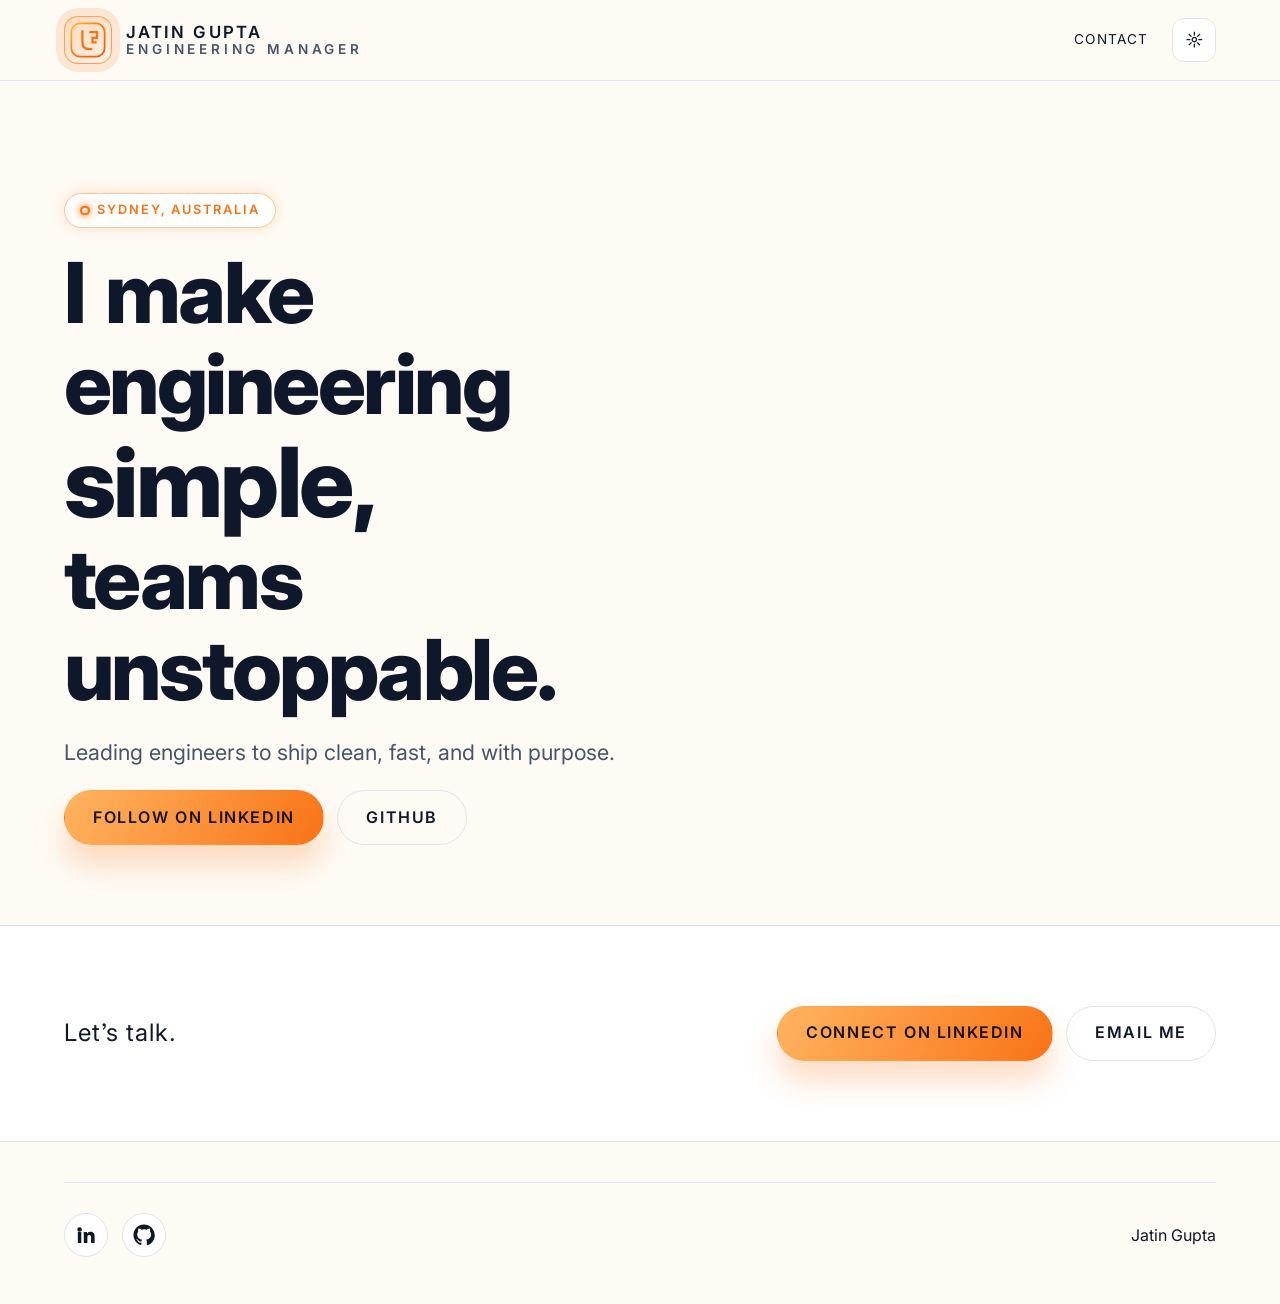
<file: index.html>
<!doctype html>
<html lang="en">
  <head>
    <meta charset="utf-8" />
    <meta name="viewport" content="width=device-width, initial-scale=1" />
    <meta name="color-scheme" content="light dark" />

    <title>Jatin Gupta | Engineering Manager</title>
    <meta name="description" content="I make engineering simple. Teams become unstoppable." />

    <link rel="icon" href="favicon.ico" />
    <link rel="preconnect" href="https://fonts.googleapis.com" />
    <link rel="preconnect" href="https://fonts.gstatic.com" crossorigin />
    <link href="https://fonts.googleapis.com/css2?family=Inter:wght@400;500;700;800&display=swap" rel="stylesheet" />
    <link rel="stylesheet" href="styles/main.css" />

    <meta property="og:type" content="website" />
    <meta property="og:title" content="Jatin Gupta | Engineering Manager" />
    <meta property="og:description" content="I make engineering simple. Teams become unstoppable." />
    <meta property="og:image" content="images/og.jpg" />
    <meta property="og:url" content="https://jatin7gupta.github.io/" />

    <meta name="twitter:card" content="summary_large_image" />
    <meta name="twitter:title" content="Jatin Gupta &mdash; Engineering Manager" />
    <meta name="twitter:description" content="I make engineering simple. Teams become unstoppable." />
    <meta name="twitter:image" content="images/og.jpg" />

    <script type="application/ld+json">
      {
        "@context": "https://schema.org",
        "@type": "Person",
        "name": "Jatin Gupta",
        "jobTitle": "Engineering Manager",
        "url": "https://jatin7gupta.github.io/",
        "address": {
          "@type": "PostalAddress",
          "addressLocality": "Sydney",
          "addressCountry": "Australia"
        },
        "sameAs": [
          "https://www.linkedin.com/in/jatin7gupta/",
          "https://github.com/jatin7gupta"
        ]
      }
    </script>
  </head>
  <body>
    <a class="skip-link" href="#main">Skip to main content</a>

    <header class="site-header" role="banner">
      <div class="wrap header-inner">
        <a class="brand" href="#hero">
          <span class="monogram ring-orange" aria-hidden="true">
            <img src="images/monogram.svg" width="40" height="40" alt="" />
          </span>
          <span class="brand-label">
            <span class="brand-name">Jatin Gupta</span>
            <span class="brand-role">Engineering Manager</span>
          </span>
        </a>

        <div class="header-right">
          <nav class="site-nav" aria-label="Primary">
            <a href="#contact">Contact</a>
          </nav>
          <button class="theme-toggle" type="button" data-theme-toggle aria-pressed="false">
            <span class="theme-icon theme-icon-sun" aria-hidden="true">&#9788;</span>
            <span class="theme-icon theme-icon-moon" aria-hidden="true">&#9790;</span>
            <span class="sr-only">Toggle color theme</span>
          </button>
        </div>
      </div>
    </header>

    <main id="main">
      <section id="hero" class="hero">
        <div class="wrap hero-grid">
          <div class="hero-left">
            <div class="hero-meta">
              <span class="status-indicator" role="status">
                <span class="status-led" aria-hidden="true"></span>
                <span class="status-text">Sydney, Australia</span>
              </span>
            </div>
            <h1 class="hero-title">
              I make engineering <span id="rotate" class="rotate">simple</span><br />
              teams unstoppable.
            </h1>
            <p class="sub" id="subline">Leading engineers to ship clean, fast, and with purpose.</p>

            
            <div class="cta">
              <a class="btn btn-primary" href="https://www.linkedin.com/in/jatin7gupta/">Follow on LinkedIn</a>
              <a class="btn btn-ghost" href="https://github.com/jatin7gupta">GitHub</a>
            </div>
          </div>
        </div>
      </section>

      <section id="contact" class="contact-strip">
        <div class="wrap contact-inner">
          <p class="contact-lead">Let&rsquo;s talk.</p>
          <div class="cta">
            <a class="btn btn-primary" href="https://www.linkedin.com/in/jatin7gupta/">Connect on LinkedIn</a>
            <a class="btn btn-ghost" href="mailto:guptajatin@outlook.com">Email Me</a>
          </div>
        </div>
      </section>
    </main>

    <footer class="site-footer">
      <div class="wrap footer-inner">
        <div class="social">
          <a href="https://www.linkedin.com/in/jatin7gupta/" aria-label="LinkedIn">
            <svg viewBox="0 0 24 24" width="22" height="22" aria-hidden="true" focusable="false">
              <path d="M4.98 3.5A2.5 2.5 0 1 1 2.5 6a2.5 2.5 0 0 1 2.48-2.5zm-1.9 5.25h3.8v12H3.08zm6.42 0h3.64v1.72h.05c.51-.97 1.76-1.99 3.62-1.99 3.86 0 4.57 2.54 4.57 5.85v6.42h-3.8v-5.7c0-1.36-.02-3.1-1.89-3.1-1.9 0-2.19 1.48-2.19 3v5.78h-3.8z" />
            </svg>
          </a>
          <a href="https://github.com/jatin7gupta" aria-label="GitHub">
            <svg viewBox="0 0 24 24" width="22" height="22" aria-hidden="true" focusable="false">
              <path d="M12 .5C5.65.5.5 5.65.5 12.02c0 5.11 3.31 9.45 7.9 10.98.58.11.79-.25.79-.56 0-.28-.01-1.19-.02-2.16-3.21.7-3.89-1.37-3.89-1.37-.53-1.35-1.3-1.7-1.3-1.7-1.06-.73.08-.71.08-.71 1.16.08 1.76 1.2 1.76 1.2 1.06 1.81 2.76 1.3 3.43.99.11-.78.41-1.3.75-1.6-2.62-.3-5.38-1.31-5.38-5.81 0-1.28.46-2.33 1.22-3.16-.12-.3-.53-1.52.12-3.16 0 0 1-.33 3.24 1.23a11.2 11.2 0 0 1 5.9 0c2.24-1.56 3.24-1.23 3.24-1.23.65 1.64.24 2.86.12 3.16.76.83 1.22 1.88 1.22 3.16 0 4.5-2.77 5.5-5.41 5.79.43.37.81 1.1.81 2.23 0 1.61-.02 2.91-.02 3.31 0 .31.21.68.8.56 4.58-1.53 7.89-5.87 7.89-10.98C23.5 5.65 18.35.5 12 .5z" />
            </svg>
          </a>
        </div>
        <p>Jatin Gupta</p>
      </div>
    </footer>

    <script src="scripts/main.js" defer></script>
  </body>
</html>
</file>
<file: styles/main.css>
:root {
  --font-sans: "Inter", "Inter var", system-ui, -apple-system, BlinkMacSystemFont, "Segoe UI", sans-serif;
  --bg: #fefbf5;
  --surface: #ffffff;
  --text: #0f172a;
  --muted: #475569;
  --line: #e2e4ec;
  --accent: #f97316;
  --shadow-soft: 0 30px 60px rgba(15, 23, 42, 0.08);
  --pill-active-text: #432507;
}

html.theme-dark {
  --bg: #050608;
  --surface: #0f172a;
  --text: #f8fafc;
  --muted: #9ca8c6;
  --line: rgba(148, 163, 184, 0.3);
  --shadow-soft: 0 35px 70px rgba(0, 0, 0, 0.65);
  --pill-active-text: #fff7ed;
}

*,
*::before,
*::after {
  box-sizing: border-box;
}

body {
  margin: 0;
  min-height: 100vh;
  font-family: var(--font-sans);
  font-size: 1rem;
  line-height: 1.6;
  color: var(--text);
  background: var(--bg);
  font-feature-settings: "ss01", "ss03", "liga", "tnum";
  transition: background-color 200ms ease, color 200ms ease;
}

img {
  max-width: 100%;
  height: auto;
  display: block;
}

a {
  color: inherit;
  text-decoration: none;
}

button {
  font: inherit;
  color: inherit;
  background: none;
  border: none;
  cursor: pointer;
}

:focus-visible {
  outline: 2px solid var(--accent);
  outline-offset: 4px;
}

::selection {
  background: rgba(249, 115, 22, 0.2);
}

.skip-link {
  position: absolute;
  left: -9999px;
  top: auto;
  width: 1px;
  height: 1px;
  overflow: hidden;
}
.skip-link:focus-visible {
  position: fixed;
  left: 1rem;
  top: 1rem;
  width: auto;
  height: auto;
  background: var(--text);
  color: var(--surface);
  padding: 0.5rem 1rem;
  border-radius: 999px;
  z-index: 999;
}

.wrap {
  width: min(1200px, 90vw);
  margin: 0 auto;
}

section {
  padding: clamp(3rem, 8vw, 5rem) 0;
}

.site-header {
  position: sticky;
  top: 0;
  z-index: 50;
  background: var(--bg);
  background: color-mix(in srgb, var(--bg) 85%, transparent);
  backdrop-filter: blur(16px);
  border-bottom: 1px solid var(--line);
}

.header-inner {
  display: flex;
  align-items: center;
  justify-content: space-between;
  gap: 2rem;
  padding: 1rem 0;
}

.brand {
  display: inline-flex;
  align-items: center;
  gap: 0.9rem;
  font-weight: 600;
  letter-spacing: 0.02em;
  color: var(--text);
}

.monogram {
  width: 48px;
  height: 48px;
  border-radius: 14px;
  display: inline-flex;
  align-items: center;
  justify-content: center;
  background: linear-gradient(145deg, rgba(249, 115, 22, 0.25), rgba(249, 115, 22, 0.08));
  border: 1px solid rgba(249, 115, 22, 0.6);
  overflow: hidden;
}

.monogram img {
  width: 36px;
  height: 36px;
}

.ring-orange {
  outline: 2px solid transparent;
  box-shadow: 0 0 0 8px rgba(249, 115, 22, 0.15);
}

.brand-label {
  display: flex;
  flex-direction: column;
  line-height: 1.1;
}

.brand-name {
  font-size: 1.05rem;
  text-transform: uppercase;
  letter-spacing: 0.12em;
}

.brand-role {
  font-size: 0.85rem;
  color: var(--muted);
  text-transform: uppercase;
  letter-spacing: 0.28em;
}

.header-right {
  display: flex;
  align-items: center;
  gap: 1.5rem;
}

.site-nav {
  display: flex;
  align-items: center;
  gap: 0.5rem;
  font-size: 0.85rem;
  letter-spacing: 0.08em;
  text-transform: uppercase;
}

.site-nav a {
  position: relative;
  padding-left: 1.25rem;
}
.site-nav a:first-child {
  padding-left: 0;
}
.site-nav a:not(:first-child)::before {
  content: "\2022";
  position: absolute;
  left: 0;
  color: var(--muted);
  font-size: 0.7rem;
  top: 50%;
  transform: translateY(-50%);
}

.theme-toggle {
  width: 44px;
  height: 44px;
  border-radius: 12px;
  border: 1px solid var(--line);
  background: var(--surface);
  display: inline-flex;
  align-items: center;
  justify-content: center;
  transition: background 200ms ease, border-color 200ms ease;
}

.theme-icon {
  font-size: 1.1rem;
  line-height: 1;
}

.theme-icon-moon {
  display: none;
}

html.theme-dark .theme-icon-sun {
  display: none;
}
html.theme-dark .theme-icon-moon {
  display: inline;
}

.hero {
  padding-top: clamp(4rem, 10vw, 7rem);
}

.hero-grid {
  display: grid;
  grid-template-columns: minmax(0, 1fr) minmax(280px, 420px);
  gap: clamp(2rem, 6vw, 4.5rem);
  align-items: end;
}

.hero-left {
  display: flex;
  flex-direction: column;
  gap: 1.25rem;
}

.hero-meta {
  display: inline-flex;
  align-items: center;
  gap: 0.85rem;
  flex-wrap: wrap;
}

.chip {
  display: inline-flex;
  align-items: center;
  padding: 0.35rem 0.95rem;
  border-radius: 999px;
  font-size: 0.85rem;
  text-transform: uppercase;
  letter-spacing: 0.18em;
  border: 1px solid var(--line);
  color: var(--muted);
  background: var(--surface);
  margin: 0;
}

.status-indicator {
  display: inline-flex;
  align-items: center;
  gap: 0.45rem;
  padding: 0.4rem 0.95rem;
  border-radius: 999px;
  border: 1px solid rgba(249, 115, 22, 0.4);
  color: var(--accent);
  font-size: 0.8rem;
  font-weight: 600;
  letter-spacing: 0.1em;
  text-transform: uppercase;
  background: color-mix(in srgb, var(--surface) 90%, transparent);
  box-shadow: 0 0 15px rgba(249, 115, 22, 0.2);
}

.status-led {
  width: 0.6rem;
  height: 0.6rem;
  border-radius: 50%;
  background: var(--accent);
  position: relative;
  box-shadow: 0 0 6px rgba(249, 115, 22, 0.8), 0 0 14px rgba(249, 115, 22, 0.45);
  animation: statusPulse 2.4s ease-in-out infinite;
}
.status-led::after {
  content: "";
  position: absolute;
  inset: 2px;
  border-radius: inherit;
  background: #fff6ed;
  opacity: 0.8;
}

.status-text {
  letter-spacing: 0.15em;
}

.hero-title {
  font-size: clamp(2.5rem, 7vw, 5.25rem);
  line-height: 1.08;
  font-weight: 800;
  letter-spacing: -0.03em;
  margin: 0;
}

.rotate {
  display: inline-block;
  font-size: 1.15em;
  transition: opacity 250ms ease;
}
.rotate.is-fading {
  opacity: 0.12;
}

.sub {
  font-size: clamp(1rem, 2.1vw, 1.35rem);
  color: var(--muted);
  margin: 0;
  white-space: nowrap;
}

.switch {
  display: flex;
  justify-content: center;
  align-items: center;
  gap: 0.65rem;
  flex-wrap: wrap;
  padding: 0.75rem 1.5rem;
  margin: 0 auto clamp(1.5rem, 4vw, 3rem);
  border-radius: 999px;
  background: color-mix(in srgb, var(--surface) 86%, transparent);
}

.pill {
  padding: 0.45rem 1.15rem;
  border-radius: 999px;
  border: 1px solid var(--line);
  background: var(--surface);
  text-transform: uppercase;
  font-size: 0.85rem;
  letter-spacing: 0.12em;
  font-weight: 600;
  color: var(--muted);
  box-shadow: 0 10px 25px rgba(15, 23, 42, 0.08);
  transition: background 220ms ease, color 220ms ease, border-color 220ms ease,
    box-shadow 220ms ease, transform 160ms ease;
}
.pill:hover {
  color: var(--text);
  box-shadow: 0 15px 30px rgba(15, 23, 42, 0.12);
}
.pill:active {
  transform: translateY(2px) scale(0.98);
  box-shadow: 0 6px 16px rgba(15, 23, 42, 0.12);
}

.pill[aria-pressed="true"] {
  background: linear-gradient(135deg, #faae66, var(--accent));
  border-color: transparent;
  color: var(--surface);
  box-shadow: 0 18px 36px rgba(249, 115, 22, 0.4);
}
.pill[aria-pressed="true"]:hover {
  box-shadow: 0 22px 42px rgba(249, 115, 22, 0.45);
}

.cta {
  display: flex;
  flex-wrap: wrap;
  gap: 0.85rem;
}

.btn {
  display: inline-flex;
  align-items: center;
  justify-content: center;
  font-weight: 600;
  text-transform: uppercase;
  letter-spacing: 0.1em;
  border-radius: 999px;
  padding: 0.85rem 1.75rem;
  border: 1px solid transparent;
  transition: transform 180ms ease, box-shadow 180ms ease;
}

.btn-primary {
  background: linear-gradient(120deg, #ffb461, var(--accent));
  color: #1a1206;
  box-shadow: 0 20px 30px rgba(249, 115, 22, 0.25);
}
.btn-primary:hover {
  transform: translateY(-2px);
}

.btn-ghost {
  border-color: var(--line);
  color: var(--text);
  background: transparent;
}
.btn-ghost:hover {
  transform: translateY(-2px);
}

.hero-right {
  display: flex;
  align-items: stretch;
  justify-content: center;
}

.tile {
  position: relative;
  width: min(100%, 420px);
  min-height: 360px;
  border-radius: 24px;
  border: 1px solid rgba(249, 115, 22, 0.5);
  background: linear-gradient(150deg, rgba(249, 115, 22, 0.18), rgba(249, 115, 22, 0.03));
  box-shadow: var(--shadow-soft);
  padding: 1.5rem;
  overflow: hidden;
  isolation: isolate;
}

.tile::before {
  content: "";
  position: absolute;
  inset: 14px;
  border-radius: 18px;
  border: 1px solid rgba(249, 115, 22, 0.4);
  pointer-events: none;
}

.tile svg {
  width: 100%;
  height: 100%;
  display: block;
  mix-blend-mode: multiply;
}

.tile.is-lit svg g {
  filter: drop-shadow(0 6px 18px rgba(249, 115, 22, 0.45));
}

.tile g {
  transition: transform 250ms ease;
}

.corner-stamp {
  position: absolute;
  right: 1.5rem;
  bottom: 1.25rem;
  font-weight: 700;
  letter-spacing: 0.3em;
  text-transform: uppercase;
  color: rgba(249, 115, 22, 0.8);
}

.badges {
  border-block: 1px solid var(--line);
  background: var(--surface);
  background: color-mix(in srgb, var(--surface) 92%, transparent);
}

.badges-inner {
  display: flex;
  flex-wrap: wrap;
  gap: clamp(0.8rem, 3vw, 1.75rem);
  justify-content: center;
  text-align: center;
  padding-top: clamp(1rem, 3vw, 2rem);
}

.badge {
  display: inline-flex;
  align-items: center;
  padding: 0.55rem 1.25rem;
  border-radius: 999px;
  border: 1px dashed rgba(249, 115, 22, 0.4);
  letter-spacing: 0.08em;
  text-transform: uppercase;
  font-size: 0.78rem;
  color: var(--text);
  background: color-mix(in srgb, var(--surface) 90%, transparent);
  box-shadow: inset 0 0 0 1px rgba(255, 255, 255, 0.03), 0 12px 25px rgba(15, 23, 42, 0.12);
  transition: transform 200ms ease, box-shadow 200ms ease, background 200ms ease;
}
.badge:hover {
  transform: translateY(-2px);
  box-shadow: inset 0 0 0 1px rgba(255, 255, 255, 0.08), 0 18px 32px rgba(15, 23, 42, 0.18);
  background: color-mix(in srgb, var(--surface) 95%, transparent);
}

.one-liners {
  background: var(--bg);
}

.one-liners-grid {
  counter-reset: statements;
  display: grid;
  gap: 2rem;
}

.one-liners-grid article {
  padding-bottom: 1.5rem;
  border-bottom: 1px solid var(--line);
}

.one-liners-grid article::before {
  counter-increment: statements;
  content: counter(statements, decimal-leading-zero);
  display: block;
  font-weight: 800;
  font-size: clamp(2.5rem, 5vw, 3.5rem);
  letter-spacing: -0.05em;
  margin-bottom: 0.75rem;
  color: var(--muted);
  color: color-mix(in srgb, var(--text) 65%, transparent);
}

.one-liners-grid h3 {
  margin: 0 0 0.5rem;
  font-size: clamp(1.4rem, 3vw, 2rem);
  line-height: 1.1;
}

.one-liners-grid p {
  margin: 0;
  color: var(--muted);
}

.now-inner h2 {
  font-size: clamp(1.6rem, 3vw, 2.2rem);
  letter-spacing: 0.08em;
  text-transform: uppercase;
  margin-bottom: 1rem;
}

.now-inner ul {
  margin: 0;
  padding-left: 1.25rem;
  color: var(--text);
  font-weight: 500;
  display: grid;
  gap: 0.5rem;
}

.contact-strip {
  border-top: 1px solid var(--line);
  border-bottom: 1px solid var(--line);
  background: var(--surface);
  background: color-mix(in srgb, var(--surface) 96%, transparent);
}

.contact-inner {
  display: flex;
  align-items: center;
  justify-content: space-between;
  gap: 1.5rem;
  flex-wrap: wrap;
}

.contact-lead {
  font-size: clamp(1.1rem, 2.4vw, 1.5rem);
  letter-spacing: 0.04em;
  margin: 0;
}

.site-footer {
  padding: 2.5rem 0;
}

.footer-inner {
  display: flex;
  align-items: center;
  justify-content: space-between;
  gap: 1.5rem;
  flex-wrap: wrap;
  border-top: 1px solid var(--line);
  padding-top: 1.5rem;
}

.social {
  display: flex;
  gap: 0.85rem;
}

.social a {
  width: 44px;
  height: 44px;
  border-radius: 50%;
  border: 1px solid var(--line);
  display: inline-flex;
  align-items: center;
  justify-content: center;
  background: var(--surface);
  transition: transform 180ms ease, border-color 180ms ease;
}
.social a:hover {
  transform: translateY(-2px);
  border-color: rgba(249, 115, 22, 0.5);
}

.social svg {
  fill: currentColor;
}

[data-reveal] {
  opacity: 0;
  transform: translateY(12px);
  transition: opacity 450ms ease, transform 450ms ease;
}

[data-reveal].is-visible {
  opacity: 1;
  transform: none;
}

.sr-only {
  position: absolute;
  width: 1px;
  height: 1px;
  padding: 0;
  margin: -1px;
  overflow: hidden;
  clip: rect(0, 0, 0, 0);
  border: 0;
}

@keyframes statusPulse {
  0% {
    box-shadow: 0 0 6px rgba(249, 115, 22, 0.8), 0 0 14px rgba(249, 115, 22, 0.45);
  }
  50% {
    box-shadow: 0 0 10px rgba(249, 115, 22, 0.95), 0 0 22px rgba(249, 115, 22, 0.6);
  }
  100% {
    box-shadow: 0 0 6px rgba(249, 115, 22, 0.8), 0 0 14px rgba(249, 115, 22, 0.45);
  }
}

@media (max-width: 960px) {
  .hero-grid {
    grid-template-columns: 1fr;
  }
  .hero-right {
    order: -1;
  }
  .site-nav {
    display: none;
  }
}

@media (max-width: 640px) {
  .header-inner {
    flex-direction: column;
    align-items: flex-start;
  }
  .contact-inner {
    flex-direction: column;
    align-items: flex-start;
  }
  .tile {
    min-height: 280px;
  }
}

@media (prefers-reduced-motion: reduce) {
  *,
  *::before,
  *::after {
    transition: none !important;
    animation: none !important;
  }
  [data-reveal] {
    opacity: 1 !important;
    transform: none !important;
  }
}
</file>
